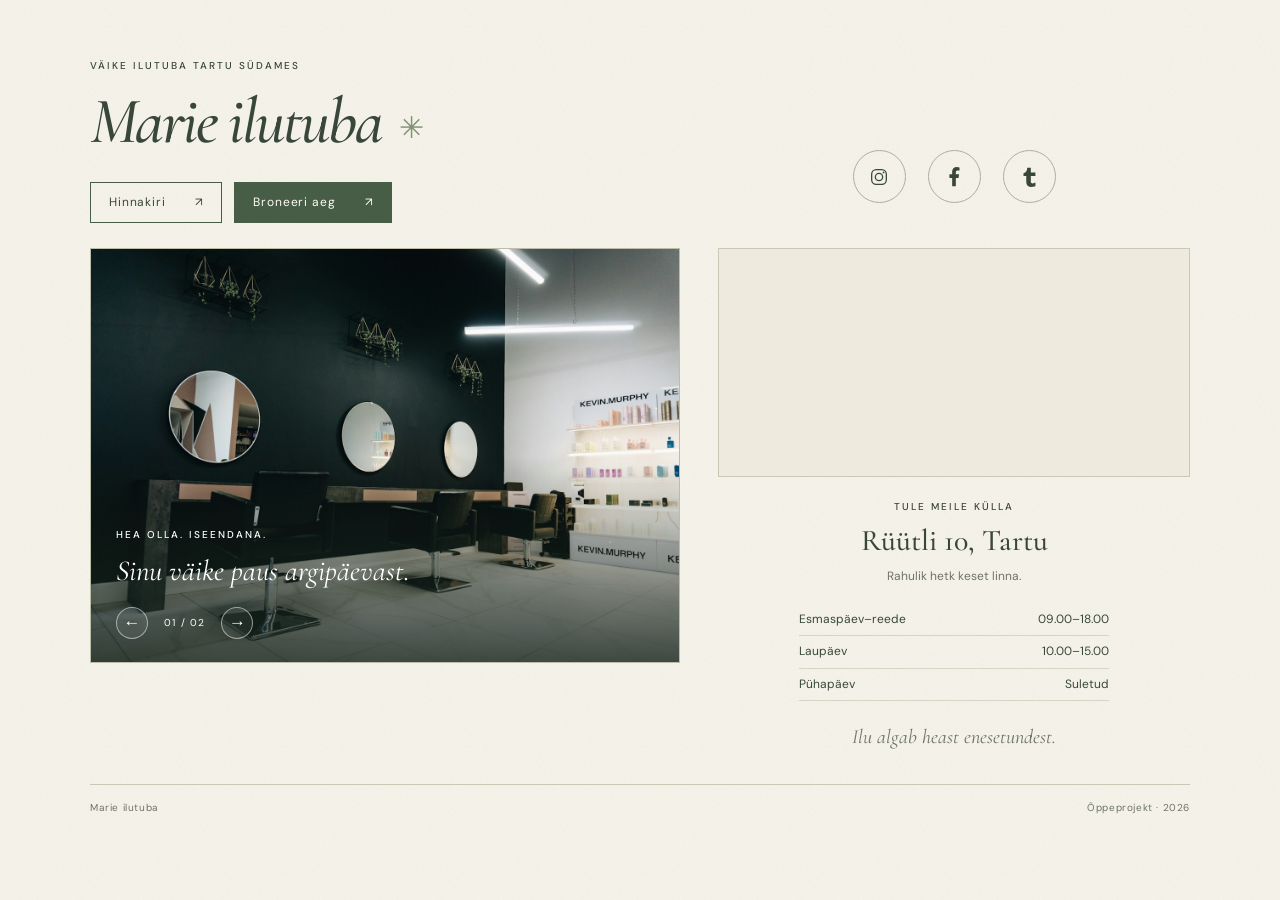
<file: index.html>
<!DOCTYPE html>
<html lang="et">
<head>
  <meta charset="UTF-8">
  <meta name="viewport" content="width=device-width, initial-scale=1">
  <meta name="description" content="Marie ilutuba – hetk iseendale Tartu südames. Juuksehooldus, maniküür ja iluhoolitsused.">
  <title>Marie ilutuba</title>
  <link rel="stylesheet" href="style.css">
  <script src="galerii.js" defer></script>
</head>
<body>
  <main class="layout">
    <section class="salon" aria-labelledby="salon-title">
      <header>
        <p class="eyebrow">Väike ilutuba Tartu südames</p>
        <h1 id="salon-title">Marie ilutuba<span class="flower" aria-hidden="true">✳</span></h1>
        <nav aria-label="Peamenüü">
          <a class="button" href="hinnakiri.html">Hinnakiri <span aria-hidden="true">↗</span></a>
          <a class="button button-filled" href="broneeri.html">Broneeri aeg <span aria-hidden="true">↗</span></a>
        </nav>
      </header>
      <figure class="gallery">
        <img id="gallery-image" src="assets/salong.jpg" alt="Hubane ilusalong peeglite, tugitoolide ja roheliste taimedega" width="1400" height="933">
        <figcaption>
          <div><span class="eyebrow">Hea olla. Iseendana.</span><p id="gallery-caption">Sinu väike paus argipäevast.</p></div>
          <div class="gallery-controls"><button type="button" id="previous" aria-label="Eelmine pilt">←</button><span id="gallery-counter" aria-live="polite">01 / 02</span><button type="button" id="next" aria-label="Järgmine pilt">→</button></div>
        </figcaption>
      </figure>
    </section>
    <aside class="contact" aria-label="Asukoht ja kontakt">
      <div class="socials" aria-label="Sotsiaalmeedia">
        <span class="social" role="img" aria-label="Instagram (peagi)" title="Instagram – peagi"><svg viewBox="0 0 24 24" aria-hidden="true"><rect x="4" y="4" width="16" height="16" rx="5"/><circle cx="12" cy="12" r="4"/><circle cx="17" cy="7" r="1" class="dot"/></svg></span>
        <span class="social" role="img" aria-label="Facebook (peagi)" title="Facebook – peagi"><svg viewBox="0 0 24 24" aria-hidden="true"><path class="solid" d="M14 22v-9h3l.5-4H14V7c0-1 .3-2 2-2h2V1.5A23 23 0 0 0 15 1c-3 0-5 2-5 5v3H7v4h3v9z"/></svg></span>
        <a class="social" href="https://photosworthseeing.tumblr.com/" target="_blank" rel="noopener noreferrer" aria-label="Inspiratsioon Tumblr'is (avaneb uuel vahelehel)" title="Inspiratsioon Tumblr'is"><svg viewBox="0 0 24 24" aria-hidden="true"><path class="solid" d="M14 2v5h5v4h-5v6c0 2 1 2 2 2l3-1v4l-4 1c-4 0-6-2-6-6v-6H6V8c3-1 4-3 4-6z"/></svg></a>
      </div>
      <div class="map-frame"><iframe title="Marie ilutoa näidisasukoht: Rüütli 10, Tartu" src="https://maps.google.com/maps?q=R%C3%BC%C3%BCtli%2010%2C%20Tartu&amp;z=16&amp;output=embed" loading="lazy" referrerpolicy="no-referrer-when-downgrade" allowfullscreen></iframe></div>
      <section class="details">
        <p class="eyebrow">Tule meile külla</p>
        <h2>Rüütli 10, Tartu</h2>
        <p class="location-note">Rahulik hetk keset linna.</p>
        <dl class="hours"><div><dt>Esmaspäev–reede</dt><dd>09.00–18.00</dd></div><div><dt>Laupäev</dt><dd>10.00–15.00</dd></div><div><dt>Pühapäev</dt><dd>Suletud</dd></div></dl>
      </section>
      <p class="little-note">Ilu algab heast enesetundest.</p>
    </aside>
  </main>
  <footer>Marie ilutuba <span>Õppeprojekt · 2026</span></footer>
</body>
</html>
</file>
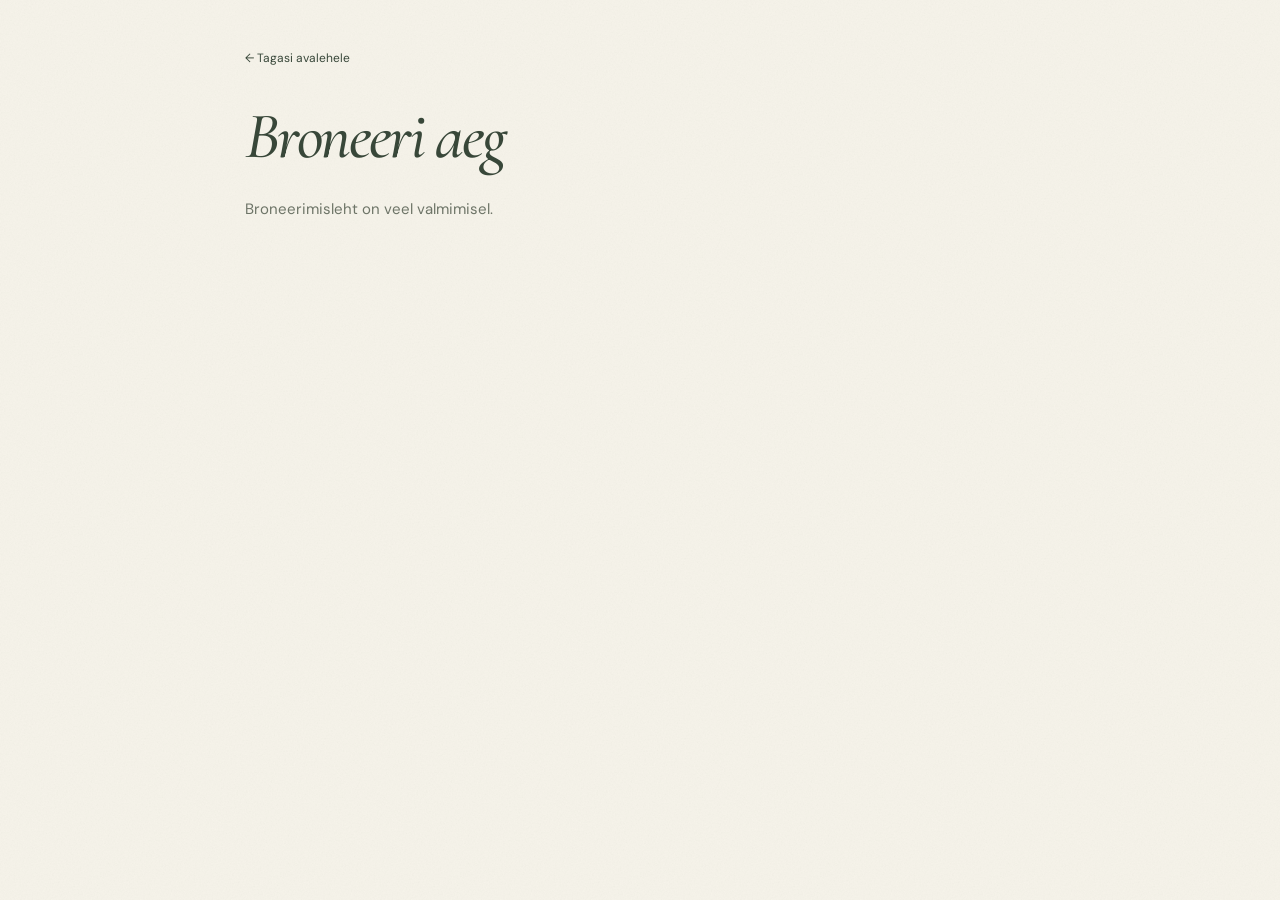
<file: broneeri.html>
<!DOCTYPE html>
<html lang="et">
<head><meta charset="UTF-8"><meta name="viewport" content="width=device-width, initial-scale=1"><title>Broneerimine · Marie ilutuba</title><link rel="stylesheet" href="style.css"></head>
<body><main class="price-page"><a class="back" href="index.html">← Tagasi avalehele</a><h1>Broneeri aeg</h1><p class="intro">Broneerimisleht on veel valmimisel.</p></main></body>
</html>
</file>
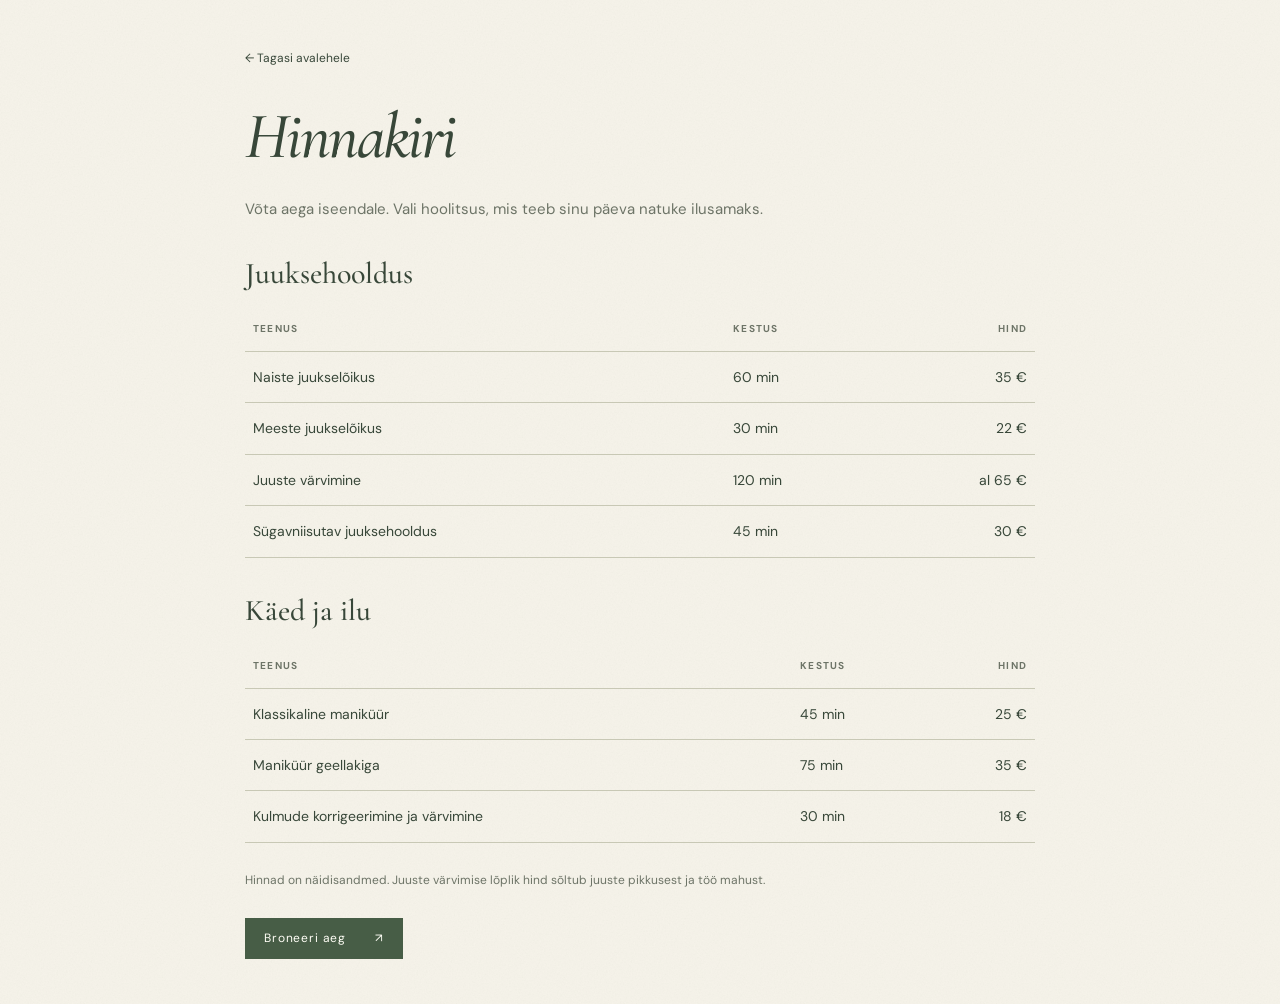
<file: hinnakiri.html>
<!DOCTYPE html>
<html lang="et">
<head><meta charset="UTF-8"><meta name="viewport" content="width=device-width, initial-scale=1"><title>Hinnakiri · Marie ilutuba</title><link rel="stylesheet" href="style.css"></head>
<body>
  <main class="price-page">
    <a class="back" href="index.html">← Tagasi avalehele</a>
    <h1>Hinnakiri</h1>
    <p class="intro">Võta aega iseendale. Vali hoolitsus, mis teeb sinu päeva natuke ilusamaks.</p>
    <section aria-labelledby="hair"><h2 id="hair">Juuksehooldus</h2>
      <table><thead><tr><th scope="col">Teenus</th><th scope="col">Kestus</th><th scope="col">Hind</th></tr></thead><tbody>
        <tr><td>Naiste juukselõikus</td><td>60 min</td><td>35 €</td></tr><tr><td>Meeste juukselõikus</td><td>30 min</td><td>22 €</td></tr><tr><td>Juuste värvimine</td><td>120 min</td><td>al 65 €</td></tr><tr><td>Sügavniisutav juuksehooldus</td><td>45 min</td><td>30 €</td></tr>
      </tbody></table>
    </section>
    <section aria-labelledby="beauty"><h2 id="beauty">Käed ja ilu</h2>
      <table><thead><tr><th scope="col">Teenus</th><th scope="col">Kestus</th><th scope="col">Hind</th></tr></thead><tbody>
        <tr><td>Klassikaline maniküür</td><td>45 min</td><td>25 €</td></tr><tr><td>Maniküür geellakiga</td><td>75 min</td><td>35 €</td></tr><tr><td>Kulmude korrigeerimine ja värvimine</td><td>30 min</td><td>18 €</td></tr>
      </tbody></table>
    </section>
    <p class="price-note">Hinnad on näidisandmed. Juuste värvimise lõplik hind sõltub juuste pikkusest ja töö mahust.</p>
    <a class="button button-filled" href="broneeri.html">Broneeri aeg <span aria-hidden="true">↗</span></a>
  </main>
</body>
</html>
</file>
<file: style.css>
@import url('https://fonts.googleapis.com/css2?family=Cormorant+Garamond:ital,wght@0,400;0,500;1,400;1,500&family=DM+Sans:wght@400;500;600&display=swap');

:root { --ink: #384739; --muted: #6d7467; --line: #c8c8b5; --paper: #f6f3e9; --accent: #475d46; }
* { box-sizing: border-box; }
body { margin: 0; color: var(--ink); background: var(--paper) url('assets/texture.svg'); font-family: 'DM Sans', Arial, sans-serif; font-size: 15px; line-height: 1.6; }
a { color: inherit; }
button, a { -webkit-tap-highlight-color: transparent; }
a:focus-visible, button:focus-visible { outline: 3px solid #a67538; outline-offset: 5px; }
.layout { max-width: 1180px; margin: 58px auto 0; padding: 0 40px; display: grid; grid-template-columns: 1.25fr 1fr; gap: 38px; }
.eyebrow { margin: 0; font-size: 10px; font-weight: 500; letter-spacing: .2em; text-transform: uppercase; }
h1 { font-family: 'Cormorant Garamond', Georgia, serif; font-style: italic; font-weight: 500; font-size: clamp(48px, 5.1vw, 70px); line-height: 1.15; letter-spacing: -.04em; margin: 10px 0 23px; white-space: nowrap; }
.flower { display: inline-block; font-style: normal; font-size: 30px; margin-left: 18px; color: #829076; vertical-align: middle; }
nav { display: flex; gap: 12px; margin-bottom: 27px; }
.button { display: inline-flex; align-items: center; justify-content: space-between; gap: 29px; border: 1px solid var(--accent); padding: 10px 18px; text-decoration: none; font-size: 12px; letter-spacing: .07em; transition: background .2s, color .2s; }
.button:hover { background: #e4e5d7; }
.button-filled { color: #fffef6; background: var(--accent); }
.button-filled:hover { background: #344b34; }
.gallery { margin: 0; position: relative; height: 415px; overflow: hidden; background: #d2c9b8; border: 1px solid #bcbda9; }
.gallery > img { width: 100%; height: 100%; object-fit: cover; display: block; }
.gallery figcaption { position: absolute; bottom: 0; left: 0; right: 0; color: #fff; padding: 65px 25px 23px; background: linear-gradient(transparent, #18251bcc); }
.gallery figcaption p { font: italic 29px/1.2 'Cormorant Garamond', Georgia, serif; margin: 9px 0 18px; }
.gallery-controls { display: flex; gap: 16px; align-items: center; }
.gallery-controls button { color: white; border: 1px solid #ffffff80; background: #ffffff12; border-radius: 50%; width: 32px; height: 32px; cursor: pointer; font-size: 17px; }
.gallery-controls button:hover { background: #ffffff35; }
#gallery-counter { font-size: 10px; letter-spacing: .12em; }
.salon header { height: 190px; }
.contact { padding-top: 92px; }
.socials { display: flex; justify-content: center; gap: 22px; height: 98px; align-items: flex-start; }
.social { width: 53px; height: 53px; border: 1px solid #a9b19c; border-radius: 50%; display: inline-flex; align-items: center; justify-content: center; }
a.social:hover { background: #e2e7d8; border-color: var(--accent); }
.social svg { width: 22px; height: 22px; fill: none; stroke: currentColor; stroke-width: 1.4; }
.social .solid, .social .dot { fill: currentColor; stroke: none; }
.map-frame { height: 229px; padding: 6px; border: 1px solid var(--line); background: #eeeade; }
.map-frame iframe { width: 100%; height: 100%; border: 0; display: block; }
.details { padding: 22px 20px 0; text-align: center; }
h2 { font: 500 30px/1.2 'Cormorant Garamond', Georgia, serif; margin: 8px 0; }
.location-note { font-size: 12px; color: var(--muted); margin: 5px 0 18px; }
.hours { margin: 0 auto; max-width: 310px; font-size: 12px; }
.hours > div { display: flex; justify-content: space-between; padding: 6px 0; border-bottom: 1px solid #d4d5c5; }
.hours dd { margin: 0; }
.little-note { text-align: center; color: var(--muted); font: italic 20px 'Cormorant Garamond', Georgia, serif; margin: 24px 0 0; }
footer { max-width: 1100px; margin: 35px auto 20px; padding-top: 15px; border-top: 1px solid var(--line); display: flex; justify-content: space-between; font-size: 10px; color: var(--muted); letter-spacing: .06em; }
.price-page { max-width: 850px; padding: 45px 30px; margin: 0 auto; }
.back { text-decoration: none; font-size: 12px; }
.price-page h1 { margin-top: 30px; }
.intro { color: var(--muted); max-width: 520px; }
.price-page section { margin-top: 35px; }
table { border-collapse: collapse; width: 100%; margin-top: 15px; font-size: 14px; }
th, td { text-align: left; border-bottom: 1px solid var(--line); padding: 14px 8px; }
th { font-size: 10px; text-transform: uppercase; letter-spacing: .12em; color: var(--muted); }
td:last-child, th:last-child { text-align: right; }
.price-note { font-size: 12px; margin: 28px 0; color: var(--muted); }
@media (max-width: 760px) {
  .layout { margin-top: 30px; padding: 0 22px; grid-template-columns: 1fr; gap: 28px; }
  h1 { font-size: 52px; }
  .flower { font-size: 24px; margin-left: 12px; }
  .gallery { height: 410px; }
  .contact { padding-top: 0; }
  .salon header { height: auto; }
  .socials { height: 80px; }
  .map-frame { height: 260px; }
  footer { margin: 30px 22px 20px; }
}
@media (max-width: 390px) { h1 { font-size: 43px; } .button { gap: 15px; padding: 10px 14px; } .gallery { height: 360px; } }
</file>
